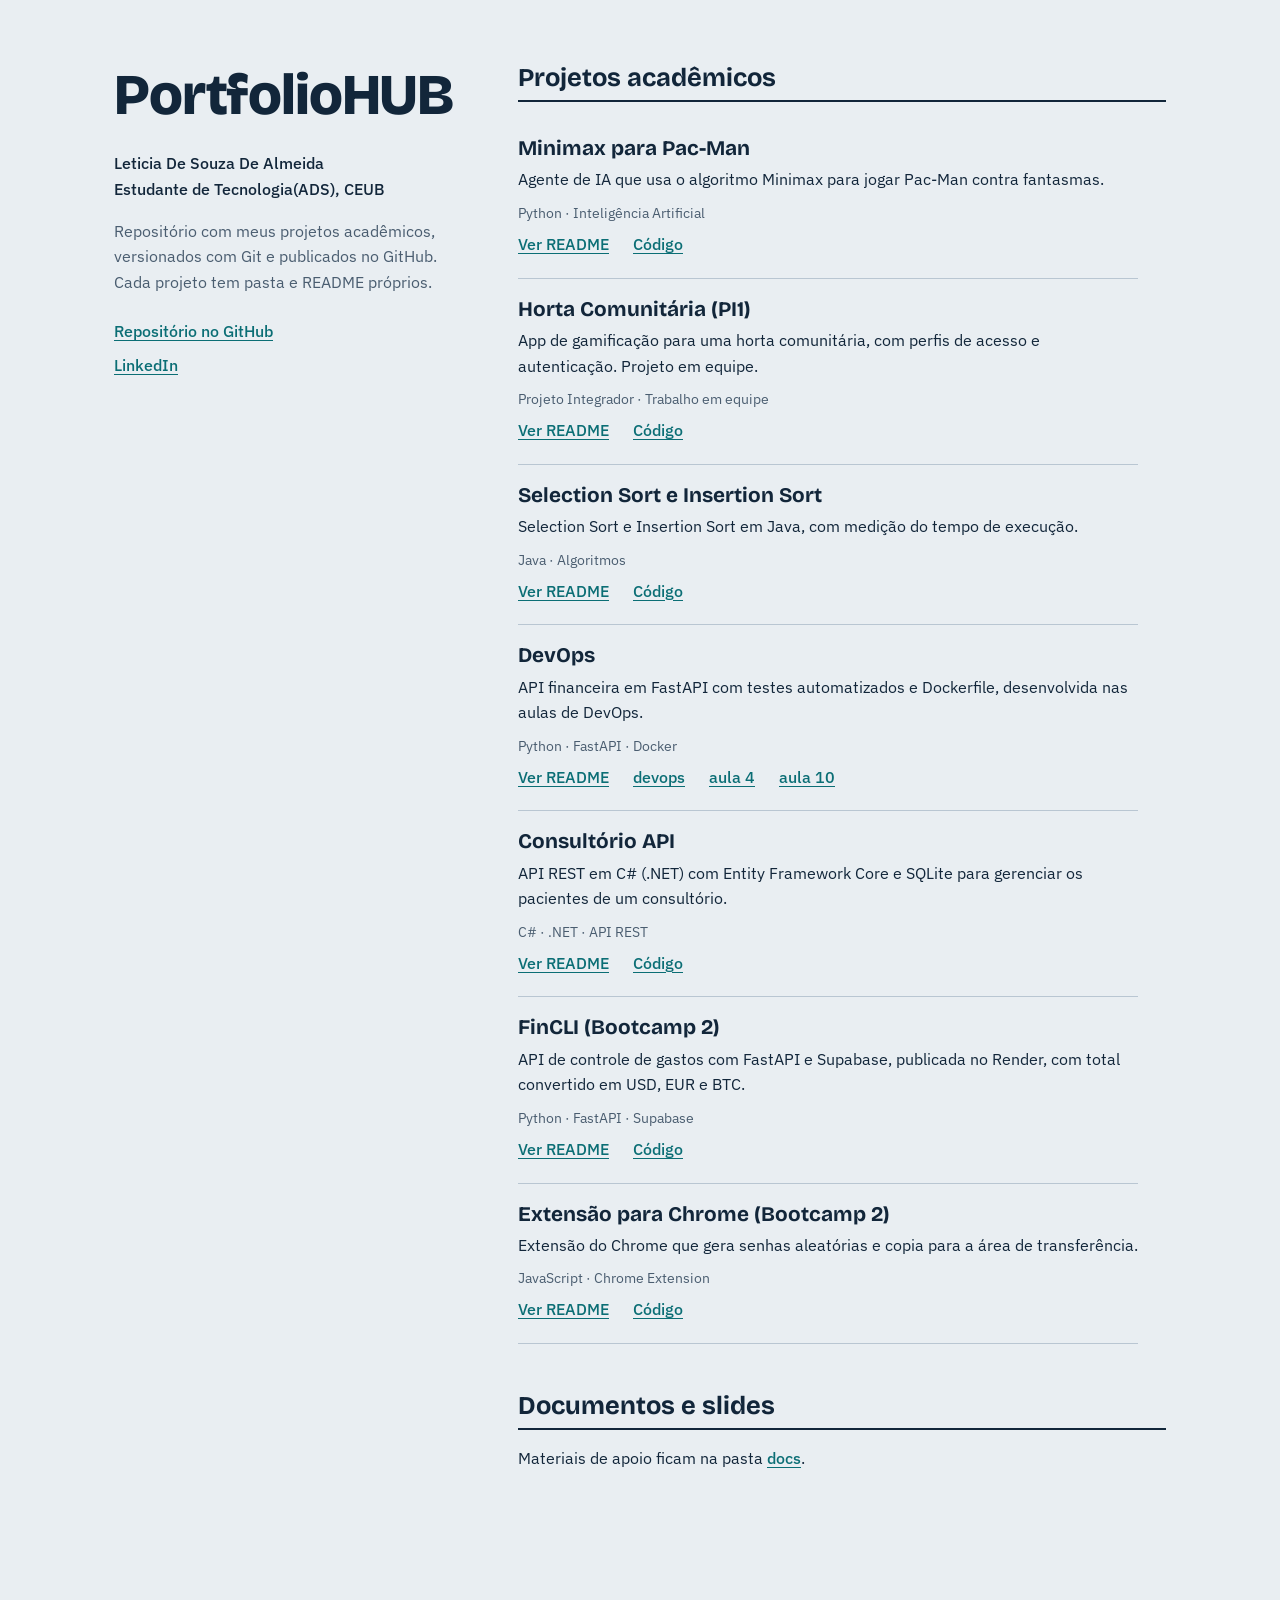
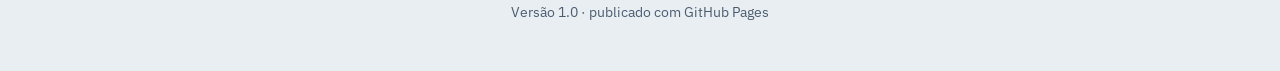
<file: index.html>
<!DOCTYPE html>
<html lang="pt-BR">
<head>
  <meta charset="UTF-8">
  <meta name="viewport" content="width=device-width, initial-scale=1">
  <title>PortfolioHUB | leticiasza</title>
  <meta name="description" content="Portfólio de projetos acadêmicos versionados com Git e GitHub.">
  <link rel="preconnect" href="https://fonts.googleapis.com">
  <link rel="preconnect" href="https://fonts.gstatic.com" crossorigin>
  <link href="https://fonts.googleapis.com/css2?family=Bricolage+Grotesque:wght@500;700;800&family=IBM+Plex+Sans:wght@400;500&display=swap" rel="stylesheet">
  <link rel="stylesheet" href="css/style.css">
</head>
<body>
  <div class="layout">
    <header class="perfil">
      <h1>PortfolioHUB</h1>
      <p class="quem">Leticia De Souza De Almeida<br>Estudante de Tecnologia(ADS), CEUB</p>
      <p class="sobre">Repositório com meus projetos acadêmicos, versionados com Git e publicados no GitHub. Cada projeto tem pasta e README próprios.</p>
      <nav aria-label="Links">
        <a href="https://github.com/leticiasza/My_Study_Hub_TI">Repositório no GitHub</a>
        <a href="https://br.linkedin.com/in/let%C3%ADcia-souza-82b485321">LinkedIn</a>
      </nav>
    </header>

    <main>
      <section aria-labelledby="academicos">
        <h2 id="academicos">Projetos acadêmicos</h2>

        <article class="projeto">
          <h3>Minimax para Pac-Man</h3>
          <p>Agente de IA que usa o algoritmo Minimax para jogar Pac-Man contra fantasmas.</p>
          <p class="meta">Python · Inteligência Artificial</p>
          <a href="https://github.com/leticiasza/My_Study_Hub_TI/blob/main/projetos-academicos/minimax-pacman/README.md">Ver README</a>
          <a href="https://github.com/leticiasza/Pacman">Código</a>
        </article>

        <article class="projeto">
          <h3>Horta Comunitária (PI1)</h3>
          <p>App de gamificação para uma horta comunitária, com perfis de acesso e autenticação. Projeto em equipe.</p>
          <p class="meta">Projeto Integrador · Trabalho em equipe</p>
          <a href="https://github.com/leticiasza/My_Study_Hub_TI/blob/main/projetos-academicos/horta-comunitaria/README.md">Ver README</a>
          <a href="https://github.com/camilabsky/ceubPI1">Código</a>
        </article>

        <article class="projeto">
          <h3>Selection Sort e Insertion Sort</h3>
          <p>Selection Sort e Insertion Sort em Java, com medição do tempo de execução.</p>
          <p class="meta">Java · Algoritmos</p>
          <a href="https://github.com/leticiasza/My_Study_Hub_TI/blob/main/projetos-academicos/algoritmos-ordenacao/README.md">Ver README</a>
          <a href="https://github.com/leticiasza/Algoritmo-selection-sort-e-insertion-sort">Código</a>
        </article>

        <article class="projeto">
          <h3>DevOps</h3>
          <p>API financeira em FastAPI com testes automatizados e Dockerfile, desenvolvida nas aulas de DevOps.</p>
          <p class="meta">Python · FastAPI · Docker</p>
          <a href="https://github.com/leticiasza/My_Study_Hub_TI/blob/main/projetos-academicos/devops/README.md">Ver README</a>
          <a href="https://github.com/leticiasza/devops">devops</a>
          <a href="https://github.com/leticiasza/devops_aula4ceub">aula 4</a>
          <a href="https://github.com/leticiasza/devopsaula10_leticia">aula 10</a>
        </article>

        <article class="projeto">
          <h3>Consultório API</h3>
          <p>API REST em C# (.NET) com Entity Framework Core e SQLite para gerenciar os pacientes de um consultório.</p>
          <p class="meta">C# · .NET · API REST</p>
          <a href="https://github.com/leticiasza/My_Study_Hub_TI/blob/main/projetos-academicos/consultorio-api/README.md">Ver README</a>
          <a href="https://github.com/leticiasza/Consultorio_API">Código</a>
        </article>

        <article class="projeto">
          <h3>FinCLI (Bootcamp 2)</h3>
          <p>API de controle de gastos com FastAPI e Supabase, publicada no Render, com total convertido em USD, EUR e BTC.</p>
          <p class="meta">Python · FastAPI · Supabase</p>
          <a href="https://github.com/leticiasza/My_Study_Hub_TI/blob/main/projetos-academicos/fincli-bootcamp2/README.md">Ver README</a>
          <a href="https://github.com/leticiasza/fincli-bootcamp2">Código</a>
        </article>

        <article class="projeto">
          <h3>Extensão para Chrome (Bootcamp 2)</h3>
          <p>Extensão do Chrome que gera senhas aleatórias e copia para a área de transferência.</p>
          <p class="meta">JavaScript · Chrome Extension</p>
          <a href="https://github.com/leticiasza/My_Study_Hub_TI/blob/main/projetos-academicos/bootcamp2-chrome-ext/README.md">Ver README</a>
          <a href="https://github.com/leticiasza/bootcamp2-chrome-ext">Código</a>
        </article>
      </section>

      <section aria-labelledby="docs">
        <h2 id="docs">Documentos e slides</h2>
        <p>Materiais de apoio ficam na pasta <a href="docs/">docs</a>.</p>
      </section>
    </main>
  </div>

  <footer>Versão 1.0 · publicado com GitHub Pages</footer>
</body>
</html>
</file>
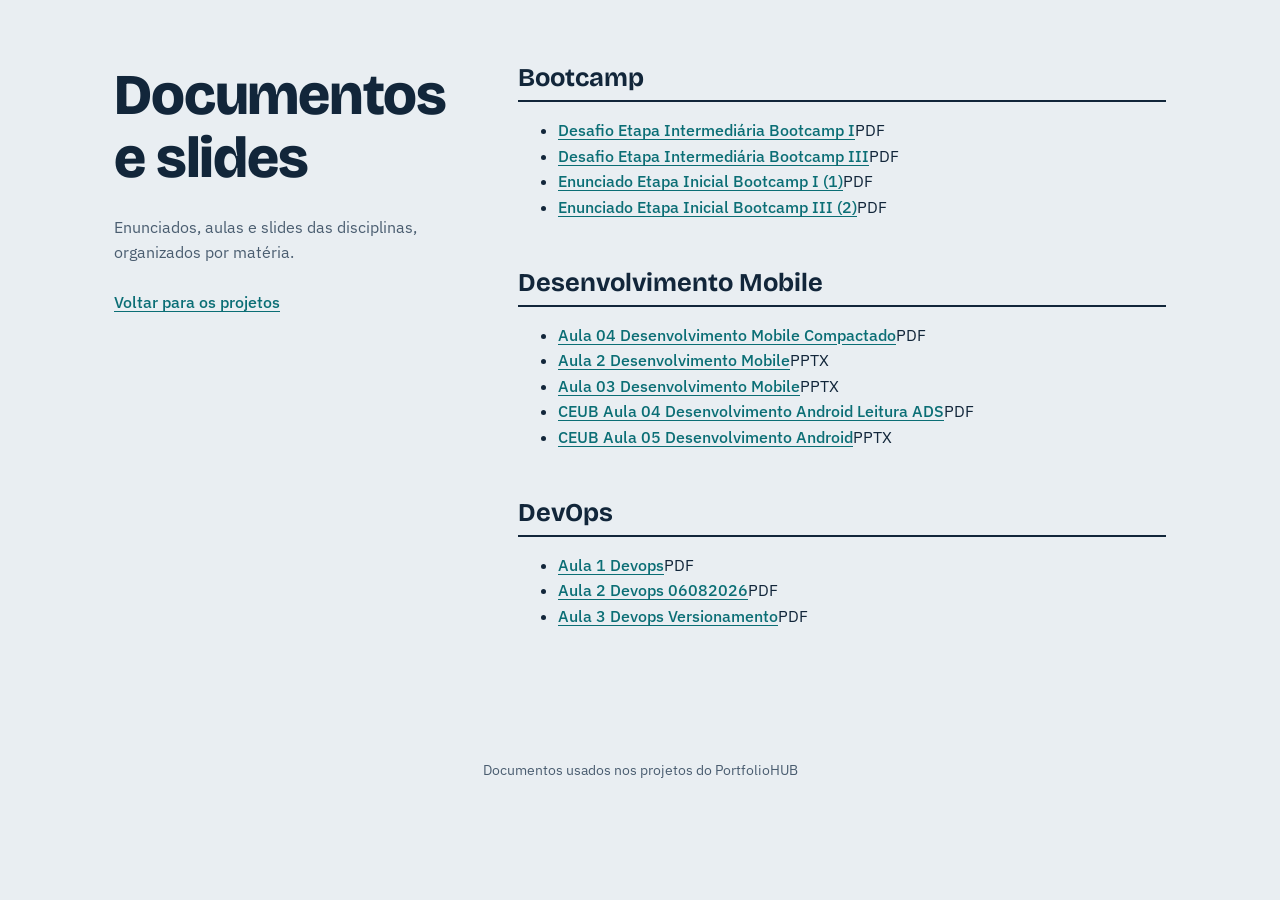
<file: docs/index.html>
<!DOCTYPE html>
<html lang="pt-BR">
<head>
  <meta charset="UTF-8">
  <meta name="viewport" content="width=device-width, initial-scale=1">
  <title>Documentos e slides | PortfolioHUB</title>
  <link rel="preconnect" href="https://fonts.googleapis.com">
  <link rel="preconnect" href="https://fonts.gstatic.com" crossorigin>
  <link href="https://fonts.googleapis.com/css2?family=Bricolage+Grotesque:wght@500;700;800&family=IBM+Plex+Sans:wght@400;500&display=swap" rel="stylesheet">
  <link rel="stylesheet" href="../css/style.css">
</head>
<body>
  <div class="layout">
    <header class="perfil">
      <h1>Documentos e slides</h1>
      <p class="sobre">Enunciados, aulas e slides das disciplinas, organizados por mat&#233;ria.</p>
      <nav aria-label="Navega&#231;&#227;o">
        <a href="../index.html">Voltar para os projetos</a>
      </nav>
    </header>

    <main>
      <section aria-labelledby="bootcamp">
        <h2 id="bootcamp">Bootcamp</h2>
        <ul class="docs-lista">
          <li><a href="bootcamp/Desafio%20Etapa%20Intermedi%C3%A1ria%20Bootcamp%20I.pdf">Desafio Etapa Intermedi&#225;ria Bootcamp I</a><span class="tag">PDF</span></li>
          <li><a href="bootcamp/Desafio%20Etapa%20Intermedi%C3%A1ria%20Bootcamp%20III.pdf">Desafio Etapa Intermedi&#225;ria Bootcamp III</a><span class="tag">PDF</span></li>
          <li><a href="bootcamp/Enunciado%20-%20Etapa%20Inicial%20-%20Bootcamp%20I%20(1).pdf">Enunciado   Etapa Inicial   Bootcamp I (1)</a><span class="tag">PDF</span></li>
          <li><a href="bootcamp/Enunciado%20-%20Etapa%20Inicial%20-%20Bootcamp%20III%20(2).pdf">Enunciado   Etapa Inicial   Bootcamp III (2)</a><span class="tag">PDF</span></li>
        </ul>
      </section>

      <section aria-labelledby="desenvolvimento-mobile">
        <h2 id="desenvolvimento-mobile">Desenvolvimento Mobile</h2>
        <ul class="docs-lista">
          <li><a href="desenvolvimento-mobile/Aula%2004%20-%20Desenvolvimento%20Mobile-compactado.pdf">Aula 04   Desenvolvimento Mobile Compactado</a><span class="tag">PDF</span></li>
          <li><a href="desenvolvimento-mobile/Aula%202%20-%20Desenvolvimento%20Mobile.pptx">Aula 2   Desenvolvimento Mobile</a><span class="tag">PPTX</span></li>
          <li><a href="desenvolvimento-mobile/Aula_03_Desenvolvimento_Mobile.pptx">Aula 03 Desenvolvimento Mobile</a><span class="tag">PPTX</span></li>
          <li><a href="desenvolvimento-mobile/CEUB_Aula_04_Desenvolvimento_Android_Leitura-ADS.pdf">CEUB Aula 04 Desenvolvimento Android Leitura ADS</a><span class="tag">PDF</span></li>
          <li><a href="desenvolvimento-mobile/CEUB_Aula_05_Desenvolvimento_Android.pptx">CEUB Aula 05 Desenvolvimento Android</a><span class="tag">PPTX</span></li>
        </ul>
      </section>

      <section aria-labelledby="devops">
        <h2 id="devops">DevOps</h2>
        <ul class="docs-lista">
          <li><a href="devops/Aula_1_Devops.pdf">Aula 1 Devops</a><span class="tag">PDF</span></li>
          <li><a href="devops/Aula_2_Devops_06082026.pdf">Aula 2 Devops 06082026</a><span class="tag">PDF</span></li>
          <li><a href="devops/Aula_3_Devops_versionamento.pdf">Aula 3 Devops Versionamento</a><span class="tag">PDF</span></li>
        </ul>
      </section>

    </main>
  </div>

  <footer>Documentos usados nos projetos do PortfolioHUB</footer>
</body>
</html>
</file>
<file: css/style.css>
:root {
  --fundo: #e9eef2;
  --tinta: #12263a;
  --suave: #4a5d70;
  --destaque: #0b6e75;
  --linha: #b9c6d2;
}

* { box-sizing: border-box; }

body {
  margin: 0;
  background: var(--fundo);
  color: var(--tinta);
  font-family: "IBM Plex Sans", system-ui, sans-serif;
  line-height: 1.6;
}

.layout {
  display: grid;
  grid-template-columns: minmax(260px, 340px) 1fr;
  gap: 4rem;
  max-width: 1100px;
  margin: 0 auto;
  padding: 4rem 1.5rem 3rem;
}

.perfil {
  position: sticky;
  top: 2rem;
  align-self: start;
}

h1, h2, h3 {
  font-family: "Bricolage Grotesque", system-ui, sans-serif;
  line-height: 1.1;
}

h1 {
  font-size: clamp(2.4rem, 5vw, 3.6rem);
  font-weight: 800;
  margin: 0 0 1.5rem;
  letter-spacing: -0.02em;
}

.quem { font-weight: 500; margin: 0 0 1rem; }
.sobre { color: var(--suave); max-width: 38ch; }

nav { display: flex; flex-direction: column; gap: 0.5rem; margin-top: 1.5rem; }

a {
  color: var(--destaque);
  font-weight: 500;
  text-underline-offset: 3px;
}
a:hover { color: var(--tinta); }
a:focus-visible { outline: 3px solid var(--destaque); outline-offset: 3px; }

h2 {
  font-size: 1.6rem;
  font-weight: 700;
  margin: 0 0 1rem;
  padding-bottom: 0.5rem;
  border-bottom: 2px solid var(--tinta);
}

section { margin-bottom: 3rem; }

.projeto {
  padding: 1.25rem 0;
  border-bottom: 1px solid var(--linha);
  max-width: 62ch;
}
.projeto h3 { font-size: 1.3rem; font-weight: 700; margin: 0 0 0.4rem; }
.projeto p { margin: 0 0 0.5rem; }
.projeto .meta { color: var(--suave); font-size: 0.9rem; }
.projeto a { margin-right: 1.25rem; }

footer {
  text-align: center;
  color: var(--suave);
  font-size: 0.9rem;
  padding: 2rem 1rem 3rem;
}

@media (max-width: 800px) {
  .layout { grid-template-columns: 1fr; gap: 2rem; padding-top: 2rem; }
  .perfil { position: static; }
}
</file>
